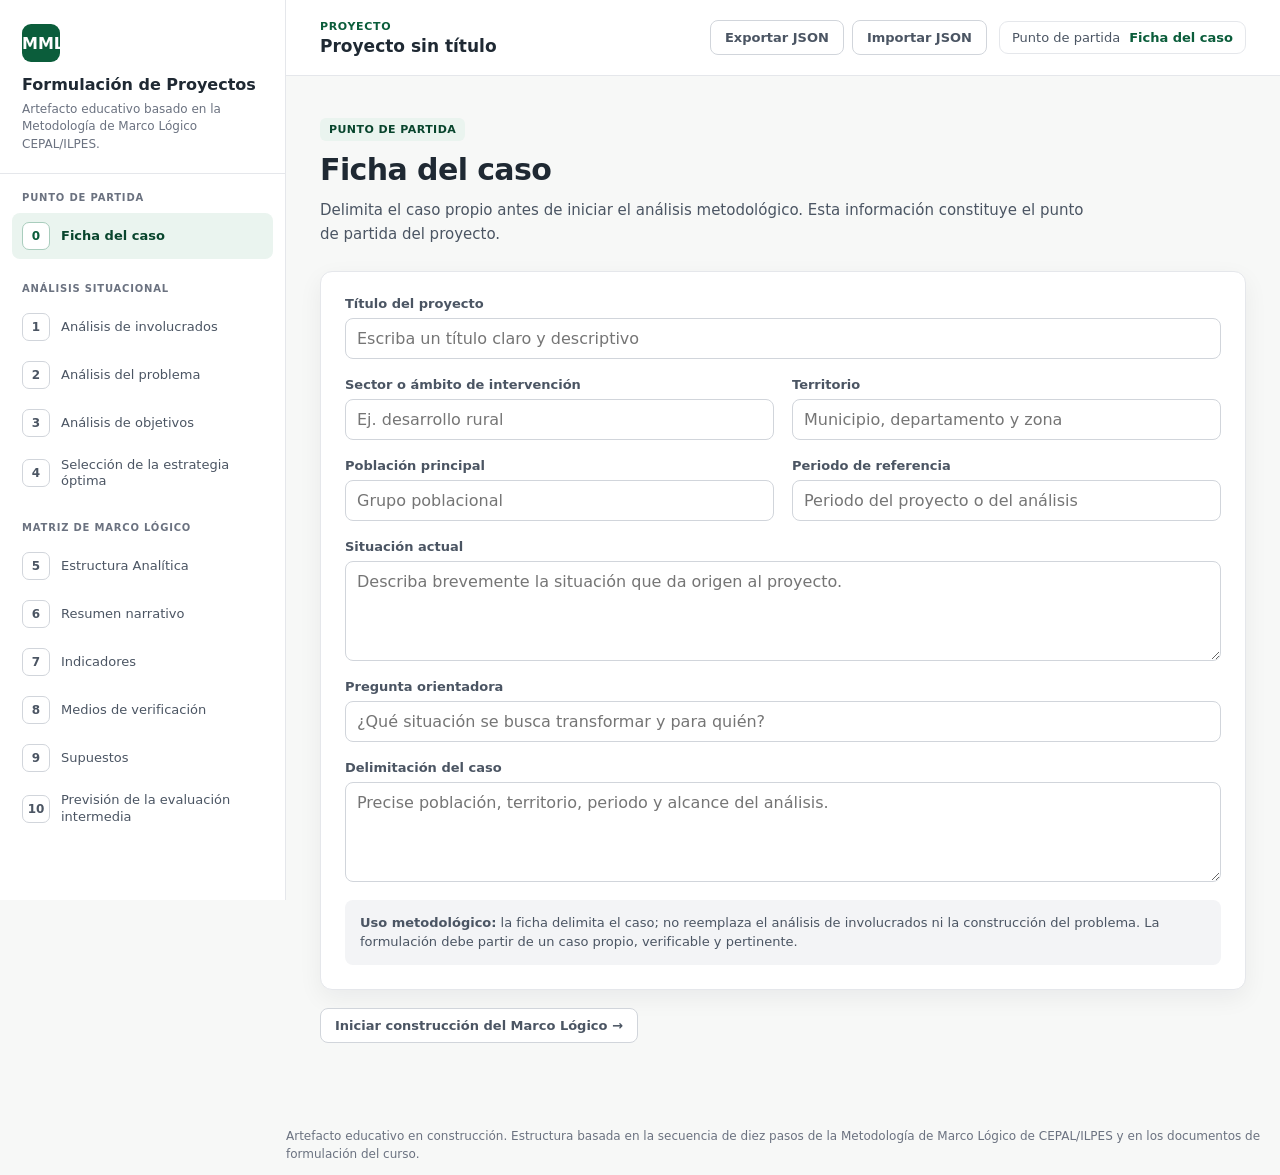
<file: index.html>
<!DOCTYPE html>
<html lang="es">

<head>
  <meta charset="UTF-8">
  <meta name="viewport" content="width=device-width, initial-scale=1.0">
  <title>Artefacto MML · Formulación de Proyectos</title>
  <link rel="stylesheet" href="css/main.css">
</head>

<body>
  <div class="app">

    <aside class="sidebar">
      <div class="brand">
        <div class="brand-mark">MML</div>
        <h1>Formulación de Proyectos</h1>
        <p>Artefacto educativo basado en la Metodología de Marco Lógico CEPAL/ILPES.</p>
      </div>

      <nav id="navigation"></nav>
    </aside>

    <main class="main">
      <header class="topbar">

        <div class="project-title">
          <div class="eyebrow">Proyecto</div>
          <strong id="headerProjectTitle">Proyecto sin título</strong>
        </div>

        <div class="global-actions">
          <button type="button" class="btn global-json-btn" id="btnExportJSON">Exportar JSON</button>
          <button type="button" class="btn global-json-btn" id="btnImportJSON">Importar JSON</button>
          <input type="file" id="inputImportJSON" accept=".json,application/json" hidden>
        </div>

        <div class="step-badge">
          <span id="headerStep">Paso 0</span>
          <strong id="headerStepName">Ficha del caso</strong>
        </div>

      </header>

      <div class="content" id="contenidoPantalla"></div>

      <p class="footer-note">
        Artefacto educativo en construcción. Estructura basada en la secuencia de diez pasos de la Metodología de
        Marco Lógico de CEPAL/ILPES y en los documentos de formulación del curso.
      </p>
    </main>
  </div>

  <script type="module" src="js/main.js"></script>
</body>

</html>
</file>
<file: css/main.css>
/* Punto de entrada único de estilos.
   El orden de importación define la cascada: no reordenar sin comprobar §Step 5. */

@import url("base/variables.css");
@import url("base/reset.css");
@import url("base/tipografia.css");

@import url("layout/shell.css");
@import url("layout/sidebar.css");
@import url("layout/wizard.css");

@import url("components/botones.css");
@import url("components/campos.css");
@import url("components/cards.css");
@import url("components/tablas.css");
@import url("components/badges.css");
@import url("components/tabs.css");
@import url("components/svg.css");

@import url("pasos/paso1-involucrados.css");
@import url("pasos/paso2-problema.css");
@import url("pasos/paso3-objetivos.css");
</file>
